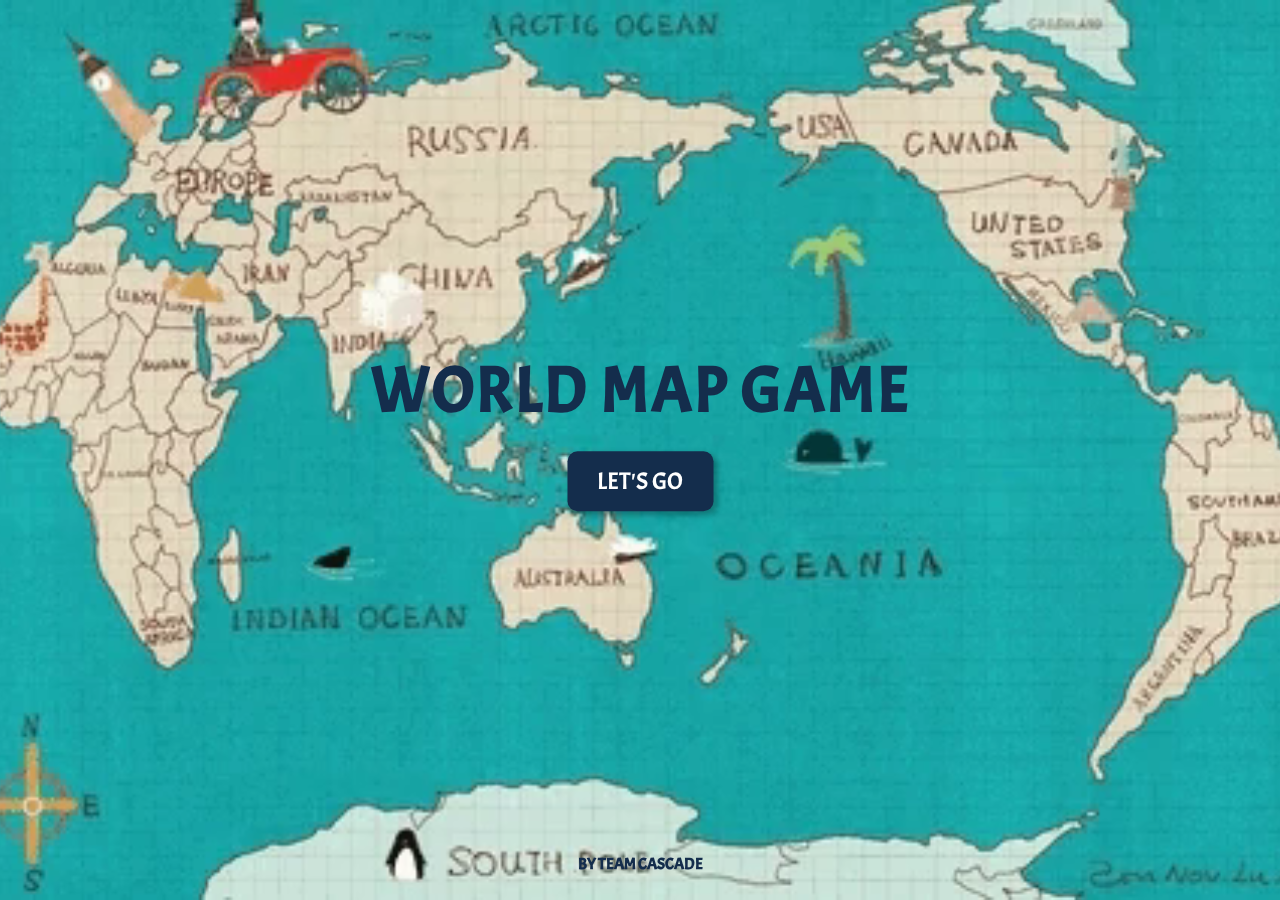
<file: index.html>
<!DOCTYPE html>
<html lang="en">
<head>
  <meta charset="UTF-8">
  <meta name="viewport" content="width=device-width, initial-scale=1">
  <title>World Map Game</title>
  <link rel="stylesheet" href="./css/index.css">

</head>
<body >
  <div class="video-background">
    <video autoplay muted loop class="video">
      <source src="./assets/worldmap.mp4" type="video/mp4">
      Your browser does not support the video tag.
    </video>
    <div class="content">
      <h1 class="heading">WORLD MAP GAME</h1>
     
      <button class="btn"><a href="instructions.html">LET'S GO</a></button>
    </div>
    <footer class="footer">
        <p>BY TEAM CASCADE</p>
      </footer>
  </div>
  <script src = "script/game.js"></script>
</body>
</html>
</file>
<file: css/index.css>
/* Resetting default margin and padding for body and html elements */
@font-face {
  font-family: 'Acme';
  src: url(../fonts/Acme-Regular.ttf)
}
* {
  font-family: 'Acme';
}
body, html {
    margin: 0;
    padding: 0;
    height: 100%; /* Setting height to 100% to cover the entire viewport */
  }
  
  /* Container for the video background */
  .video-background {
    position: relative;
    width: 100%; 
    height: 100%;
    overflow: hidden; /* Hiding overflowing content */
  }
  
  /* Styling for the video itself */
  .video {
    position: absolute; /* Positioned absolutely within its container */
    top: 50%;
    left: 50%;
    min-width: 100%; /* Ensuring video covers entire container */
    min-height: 100%;
    width: auto;
    height: auto;
    z-index: -1; /* Placing the video behind other content */
    transform: translate(-50%, -50%); 
  }
  
  /* Styling for the main content */
  .content {
    position: absolute; 
    top: 50%;
    left: 50%; 
    transform: translate(-50%, -70%); /* Adjusting position */
    text-align: center; 
    color: #142d4c;
  }
  
  /* Styling for the heading */
  .heading {
    font-size: 4em;
    margin-bottom: 20px; 
    letter-spacing: 2px;
  }
  
  /* Styling for the button */
  .btn {
    padding: 15px 30px; 
    font-size: 1.5em; 
    border: none; 
    background-color: #142d4c; 
    color: #fff; 
    cursor: pointer; /* Cursor on hover */
    border-radius: 10px; 
    box-shadow: 3px 3px 6px rgba(0, 0, 0, 0.3);
    transition: background-color 0.3s ease; /* Smooth background color transition on hover */
  }
  
  /* Styling for button hover */
  .btn:hover {
    background-color: #2980b9; /* Button background color on hover */
  }
  
  /* Styling for the footer */
  .footer {
    position: fixed; /* Fixed positioning at the bottom */
    bottom: 0;
    width: 100%; 
    text-align: center;
    color: #142d4c; 
    padding: 10px 0; 
    font-size: 1em; 
    border-style: none; 
    font-weight: bold; 
  }
  .video-background a{
    text-decoration: none;
    color: #fff;
  }
</file>
